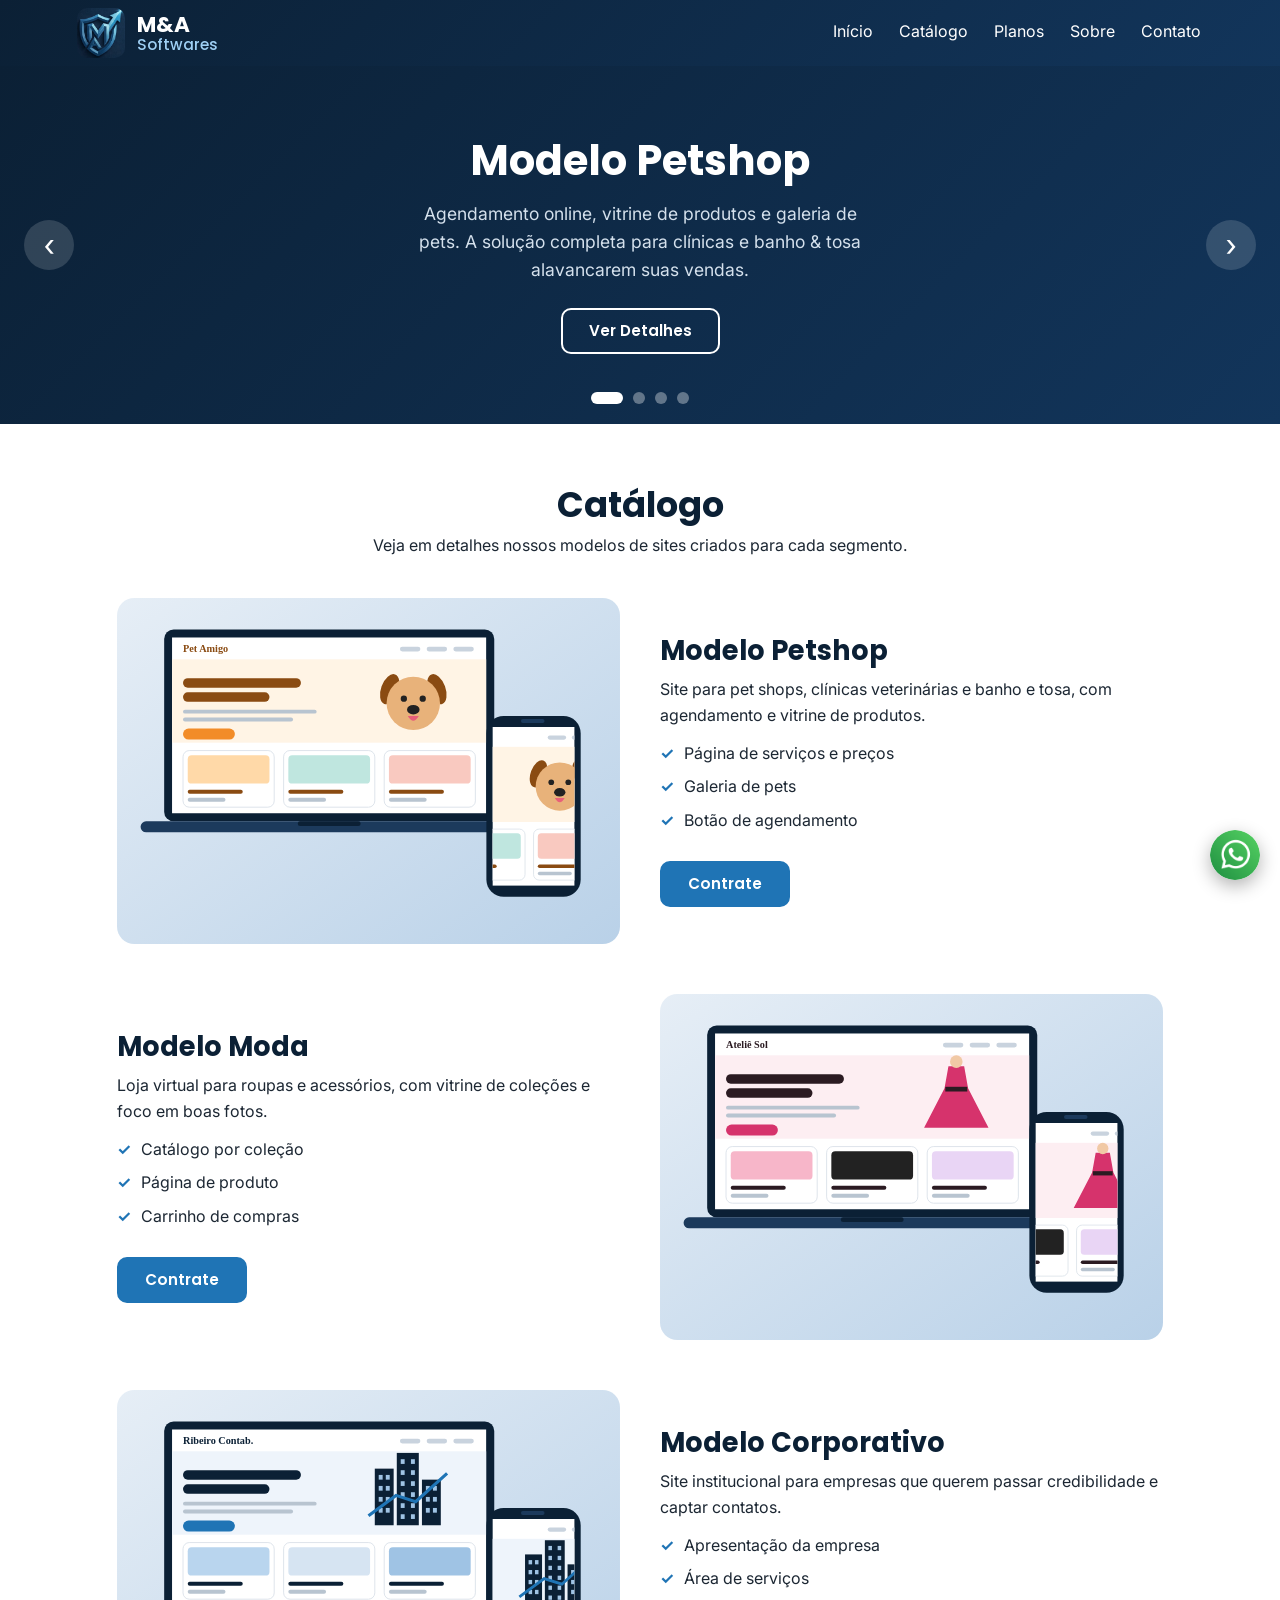
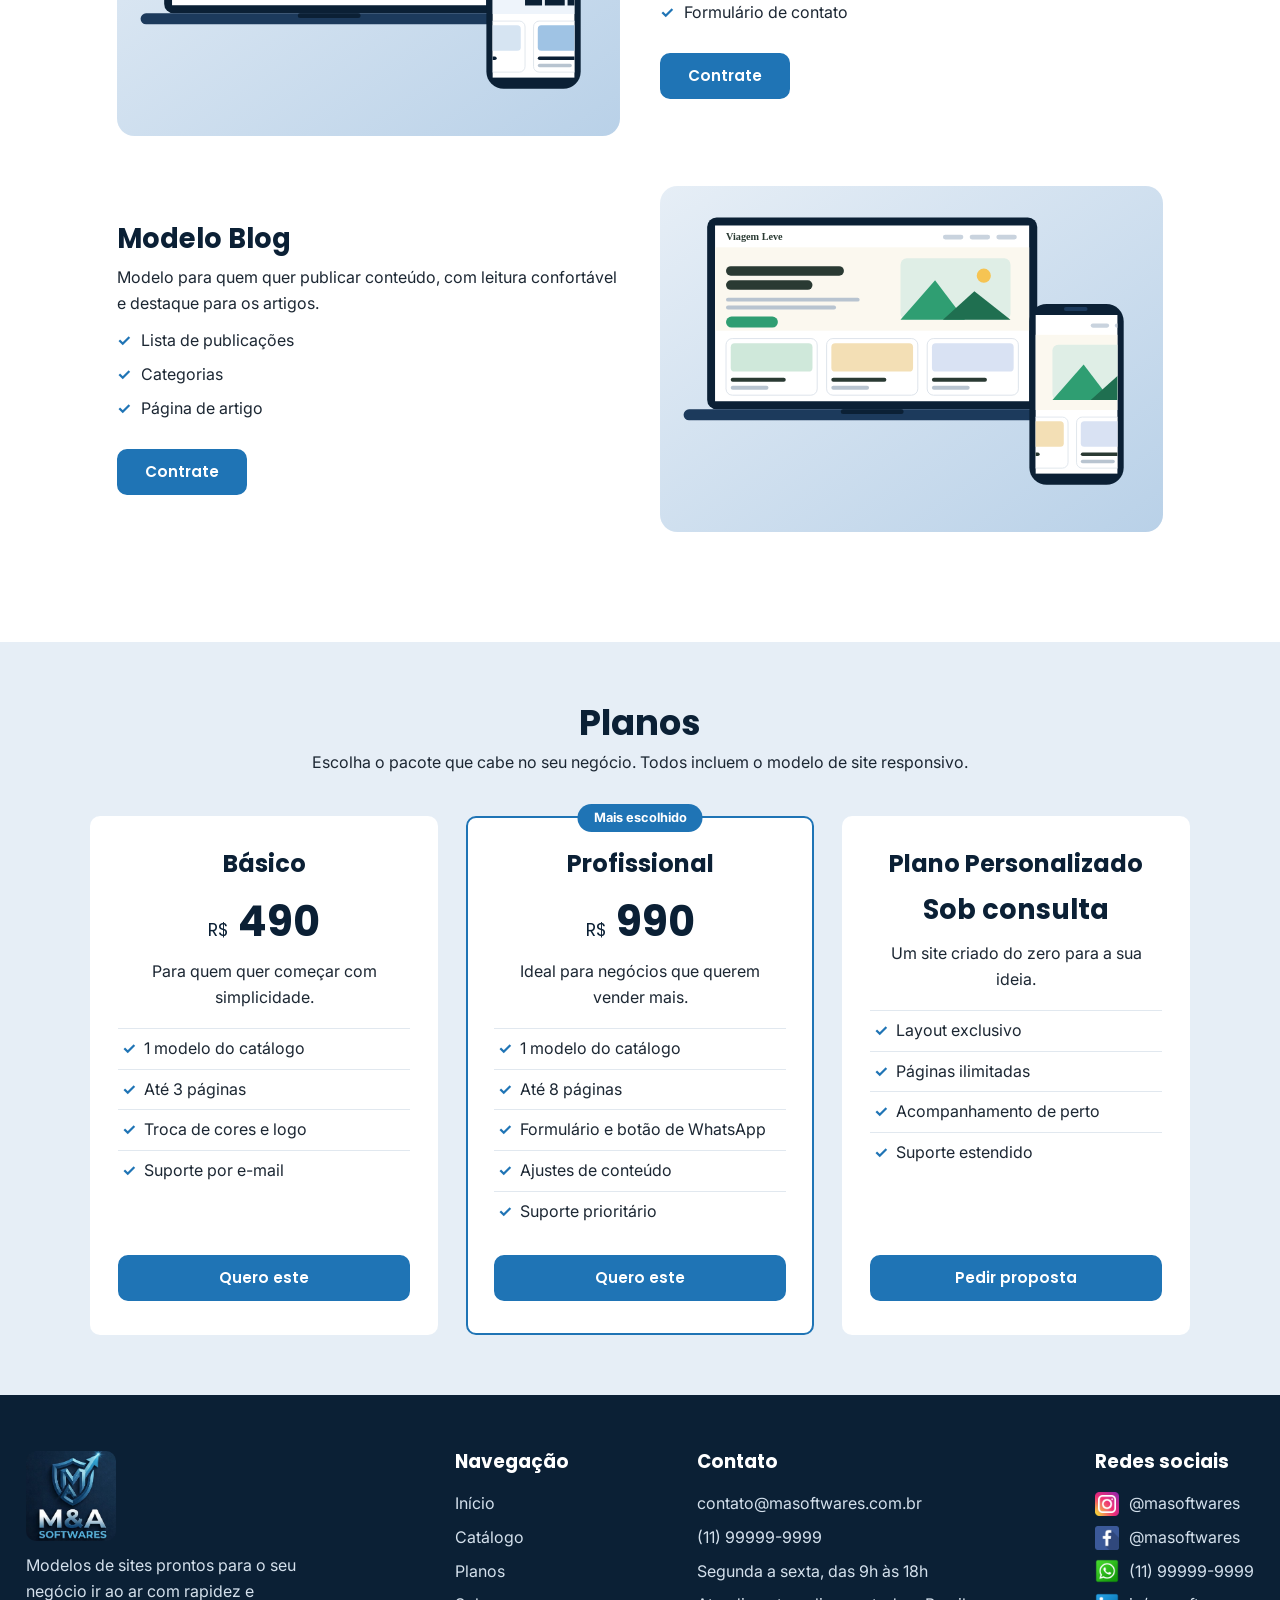
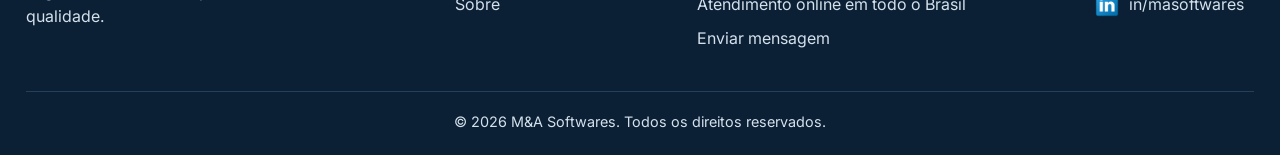
<file: index.html>
<!DOCTYPE html>
<html lang="pt-BR">
<head>
  <meta charset="UTF-8">
  <meta name="viewport" content="width=device-width, initial-scale=1.0">
  <title>M&amp;A Softwares | Modelos de sites prontos</title>
  <link rel="icon" href="img/logo M&A.jpeg" type="image/x-icon">
  <link rel="preconnect" href="https://fonts.googleapis.com">
  <link rel="preconnect" href="https://fonts.gstatic.com" crossorigin>
  <link href="https://fonts.googleapis.com/css2?family=Inter:wght@400;500;600&family=Poppins:wght@500;600;700&display=swap" rel="stylesheet">
  <link rel="stylesheet" href="style.css">
</head>
<body>

  <header class="topo">
    <a href="index.html" class="logo"><img src="img/brasao.jpg" width="48" height="50" alt=""><span class="logo-nome">M&amp;A <small>Softwares</small></span></a>

    <input type="checkbox" id="menu-toggle" class="menu-toggle">
    <label for="menu-toggle" class="menu-botao" aria-label="Abrir menu">
      <span></span><span></span><span></span>
    </label>

    <nav class="menu">
      <a href="index.html">Início</a>
      <a href="index.html#catalogo">Catálogo</a>
      <a href="index.html#planos">Planos</a>
      <a href="sobre.html">Sobre</a>
      <a href="contato.html">Contato</a>
    </nav>
  </header>

  <main>
    <!-- 1. CARROSSEL ESPALHADO NA TELA -->
    <section id="inicio" class="secao-carrossel-topo">
      <div class="carrossel" aria-label="Galeria de modelos de sites">
        <input type="radio" name="carrossel" id="slide1" checked aria-label="Modelo Petshop">
        <input type="radio" name="carrossel" id="slide2" aria-label="Modelo Moda">
        <input type="radio" name="carrossel" id="slide3" aria-label="Modelo Corporativo">
        <input type="radio" name="carrossel" id="slide4" aria-label="Modelo Blog">
        <div class="janela">
          <div class="slides">
            
            <!-- Slide 1 -->
            <figure class="slide">
              <div class="slide-conteudo">
                <h3>Modelo Petshop</h3>
                <p>Agendamento online, vitrine de produtos e galeria de pets. A solução completa para clínicas e banho &amp; tosa alavancarem suas vendas.</p>
                <div class="botoes">
                  <a href="#catalogo" class="botao botao-claro-contorno">Ver Detalhes</a>
                </div>
              </div>

              <label for="slide4" class="seta anterior" aria-label="Modelo anterior">&#8249;</label>
              <label for="slide2" class="seta proxima" aria-label="Próximo modelo">&#8250;</label>
            </figure>

            <!-- Slide 2 -->
            <figure class="slide">
              <div class="slide-conteudo">
                <h3>Modelo Moda</h3>
                <p>Vitrine de coleções, página de produto completa e foco visual em fotos de alta qualidade. Desenvolvido sob medida para destacar seu catálogo.</p>
                <div class="botoes">
                  <a href="#catalogo" class="botao botao-claro-contorno">Ver Detalhes</a>
                </div>
              </div>

              <label for="slide1" class="seta anterior" aria-label="Modelo anterior">&#8249;</label>
              <label for="slide3" class="seta proxima" aria-label="Próximo modelo">&#8250;</label>
            </figure>

            <!-- Slide 3 -->
            <figure class="slide">
              <div class="slide-conteudo">
                <h3>Modelo Corporativo</h3>
                <p>Transmita credibilidade e autoridade no mercado. Estrutura profissional otimizada para atrair parceiros e novos contatos comerciais.</p>
                <div class="botoes">
                  <a href="#catalogo" class="botao botao-claro-contorno">Ver Detalhes</a>
                </div>
              </div>

              <label for="slide2" class="seta anterior" aria-label="Modelo anterior">&#8249;</label>
              <label for="slide4" class="seta proxima" aria-label="Próximo modelo">&#8250;</label>
            </figure>

            <!-- Slide 4 -->
            <figure class="slide">
              <div class="slide-conteudo">
                <h3>Modelo Blog</h3>
                <p>Layout limpo e focado na leitura, com publicação de artigos organizados por temas e otimização total para smartphones.</p>
                <div class="botoes">
                  <a href="#catalogo" class="botao botao-claro-contorno">Ver Detalhes</a>
                </div>
              </div>

              <label for="slide3" class="seta anterior" aria-label="Modelo anterior">&#8249;</label>
              <label for="slide1" class="seta proxima" aria-label="Próximo modelo">&#8250;</label>
            </figure>

          </div>
        </div>
        <div class="pontos">
          <label for="slide1" aria-hidden="true"></label>
          <label for="slide2" aria-hidden="true"></label>
          <label for="slide3" aria-hidden="true"></label>
          <label for="slide4" aria-hidden="true"></label>
        </div>
      </div>
    </section>

    <!-- 2. CATÁLOGO -->
    <section id="catalogo" class="secao">
      <h2>Catálogo</h2>
      <p class="intro">Veja em detalhes nossos modelos de sites criados para cada segmento.</p>

      <article class="item">
        <img class="imagem" src="img/modelo-petshop.svg" width="640" height="440" alt="Modelo Petshop em notebook e celular">
        <div class="item-info">
          <h3>Modelo Petshop</h3>
          <p>Site para pet shops, clínicas veterinárias e banho e tosa, com agendamento e vitrine de produtos.</p>
          <ul>
            <li>Página de serviços e preços</li>
            <li>Galeria de pets</li>
            <li>Botão de agendamento</li>
          </ul>
          <a href="contato.html" class="botao">Contrate</a>
        </div>
      </article>

      <article class="item invertido">
        <img class="imagem" src="img/modelo-moda.svg" width="640" height="440" alt="Modelo Moda em notebook e celular">
        <div class="item-info">
          <h3>Modelo Moda</h3>
          <p>Loja virtual para roupas e acessórios, com vitrine de coleções e foco em boas fotos.</p>
          <ul>
            <li>Catálogo por coleção</li>
            <li>Página de produto</li>
            <li>Carrinho de compras</li>
          </ul>
          <a href="contato.html" class="botao">Contrate</a>
        </div>
      </article>

      <article class="item">
        <img class="imagem" src="img/modelo-corporativo.svg" width="640" height="440" alt="Modelo Corporativo em notebook e celular">
        <div class="item-info">
          <h3>Modelo Corporativo</h3>
          <p>Site institucional para empresas que querem passar credibilidade e captar contatos.</p>
          <ul>
            <li>Apresentação da empresa</li>
            <li>Área de serviços</li>
            <li>Formulário de contato</li>
          </ul>
          <a href="contato.html" class="botao">Contrate</a>
        </div>
      </article>

      <article class="item invertido">
        <img class="imagem" src="img/modelo-blog.svg" width="640" height="440" alt="Modelo Blog em notebook e celular">
        <div class="item-info">
          <h3>Modelo Blog</h3>
          <p>Modelo para quem quer publicar conteúdo, com leitura confortável e destaque para os artigos.</p>
          <ul>
            <li>Lista de publicações</li>
            <li>Categorias</li>
            <li>Página de artigo</li>
          </ul>
          <a href="contato.html" class="botao">Contrate</a>
        </div>
      </article>
    </section>

    <!-- 3. PLANOS -->
    <section id="planos" class="secao secao-clara">
      <h2>Planos</h2>
      <p class="intro">Escolha o pacote que cabe no seu negócio. Todos incluem o modelo de site responsivo.</p>
      <div class="planos">
        <article class="plano">
          <h3>Básico</h3>
          <p class="preco"><span>R$</span> 490</p>
          <p class="plano-desc">Para quem quer começar com simplicidade.</p>
          <ul>
            <li>1 modelo do catálogo</li>
            <li>Até 3 páginas</li>
            <li>Troca de cores e logo</li>
            <li>Suporte por e-mail</li>
          </ul>
          <a href="contato.html" class="botao botao-bloco">Quero este</a>
        </article>

        <article class="plano destaque">
          <p class="selo">Mais escolhido</p>
          <h3>Profissional</h3>
          <p class="preco"><span>R$</span> 990</p>
          <p class="plano-desc">Ideal para negócios que querem vender mais.</p>
          <ul>
            <li>1 modelo do catálogo</li>
            <li>Até 8 páginas</li>
            <li>Formulário e botão de WhatsApp</li>
            <li>Ajustes de conteúdo</li>
            <li>Suporte prioritário</li>
          </ul>
          <a href="contato.html" class="botao botao-bloco">Quero este</a>
        </article>

        <article class="plano">
          <h3>Plano Personalizado</h3>
          <p class="preco preco-sob">Sob consulta</p>
          <p class="plano-desc">Um site criado do zero para a sua ideia.</p>
          <ul>
            <li>Layout exclusivo</li>
            <li>Páginas ilimitadas</li>
            <li>Acompanhamento de perto</li>
            <li>Suporte estendido</li>
          </ul>
          <a href="contato.html" class="botao botao-bloco">Pedir proposta</a>
        </article>
      </div>
    </section>

  </main>

  <footer class="rodape">
    <div class="rodape-colunas">
      <div class="rodape-col">
        <img class="rodape-logo" src="img/logo.jpg" width="90" height="90" alt="M&amp;A Softwares">
        <p>Modelos de sites prontos para o seu negócio ir ao ar com rapidez e qualidade.</p>
      </div>

      <nav class="rodape-col" aria-label="Navegação do rodapé">
        <h4>Navegação</h4>
        <ul>
          <li><a href="index.html">Início</a></li>
          <li><a href="index.html#catalogo">Catálogo</a></li>
          <li><a href="index.html#planos">Planos</a></li>
          <li><a href="sobre.html">Sobre</a></li>
        </ul>
      </nav>

      <div class="rodape-col">
        <h4>Contato</h4>
        <ul>
          <li><a href="mailto:contato@masoftwares.com.br">contato@masoftwares.com.br</a></li>
          <li><a href="tel:+5511999999999">(11) 99999-9999</a></li>
          <li>Segunda a sexta, das 9h às 18h</li>
          <li>Atendimento online em todo o Brasil</li>
          <li><a href="contato.html">Enviar mensagem</a></li>
        </ul>
      </div>

      <div class="rodape-col">
        <h4>Redes sociais</h4>
        <ul class="redes">
          <li><a href="https://www.instagram.com/" target="_blank" rel="noopener"><img src="img/instagram.webp" width="32" height="32" alt="">@masoftwares</a></li>
          <li><a href="https://www.facebook.com/" target="_blank" rel="noopener"><img src="img/facebook.webp" width="32" height="32" alt="">@masoftwares</a></li>
          <li><a href="https://www.whatsapp.com/" target="_blank" rel="noopener"><img src="img/whatsapp.webp" width="32" height="32" alt="">(11) 99999-9999</a></li>
          <li><a href="https://www.linkedin.com/" target="_blank" rel="noopener"><img src="img/linkedin.webp" width="32" height="32" alt="">in/masoftwares</a></li>
        </ul>
      </div>
    </div>
    <p class="rodape-copy">&copy; 2026 M&amp;A Softwares. Todos os direitos reservados.</p>
  </footer>

  <a class="whatsapp-flutuante" href="https://wa.me/5511999999999?text=Ol%C3%A1!%20Vim%20pelo%20site%20da%20M%26A%20Softwares." target="_blank" rel="noopener" aria-label="Falar pelo WhatsApp"><img src="img/whatsapp.png" alt="WhatsApp"></a>

  <script src="script.js"></script>
</body>
</html>
</file>
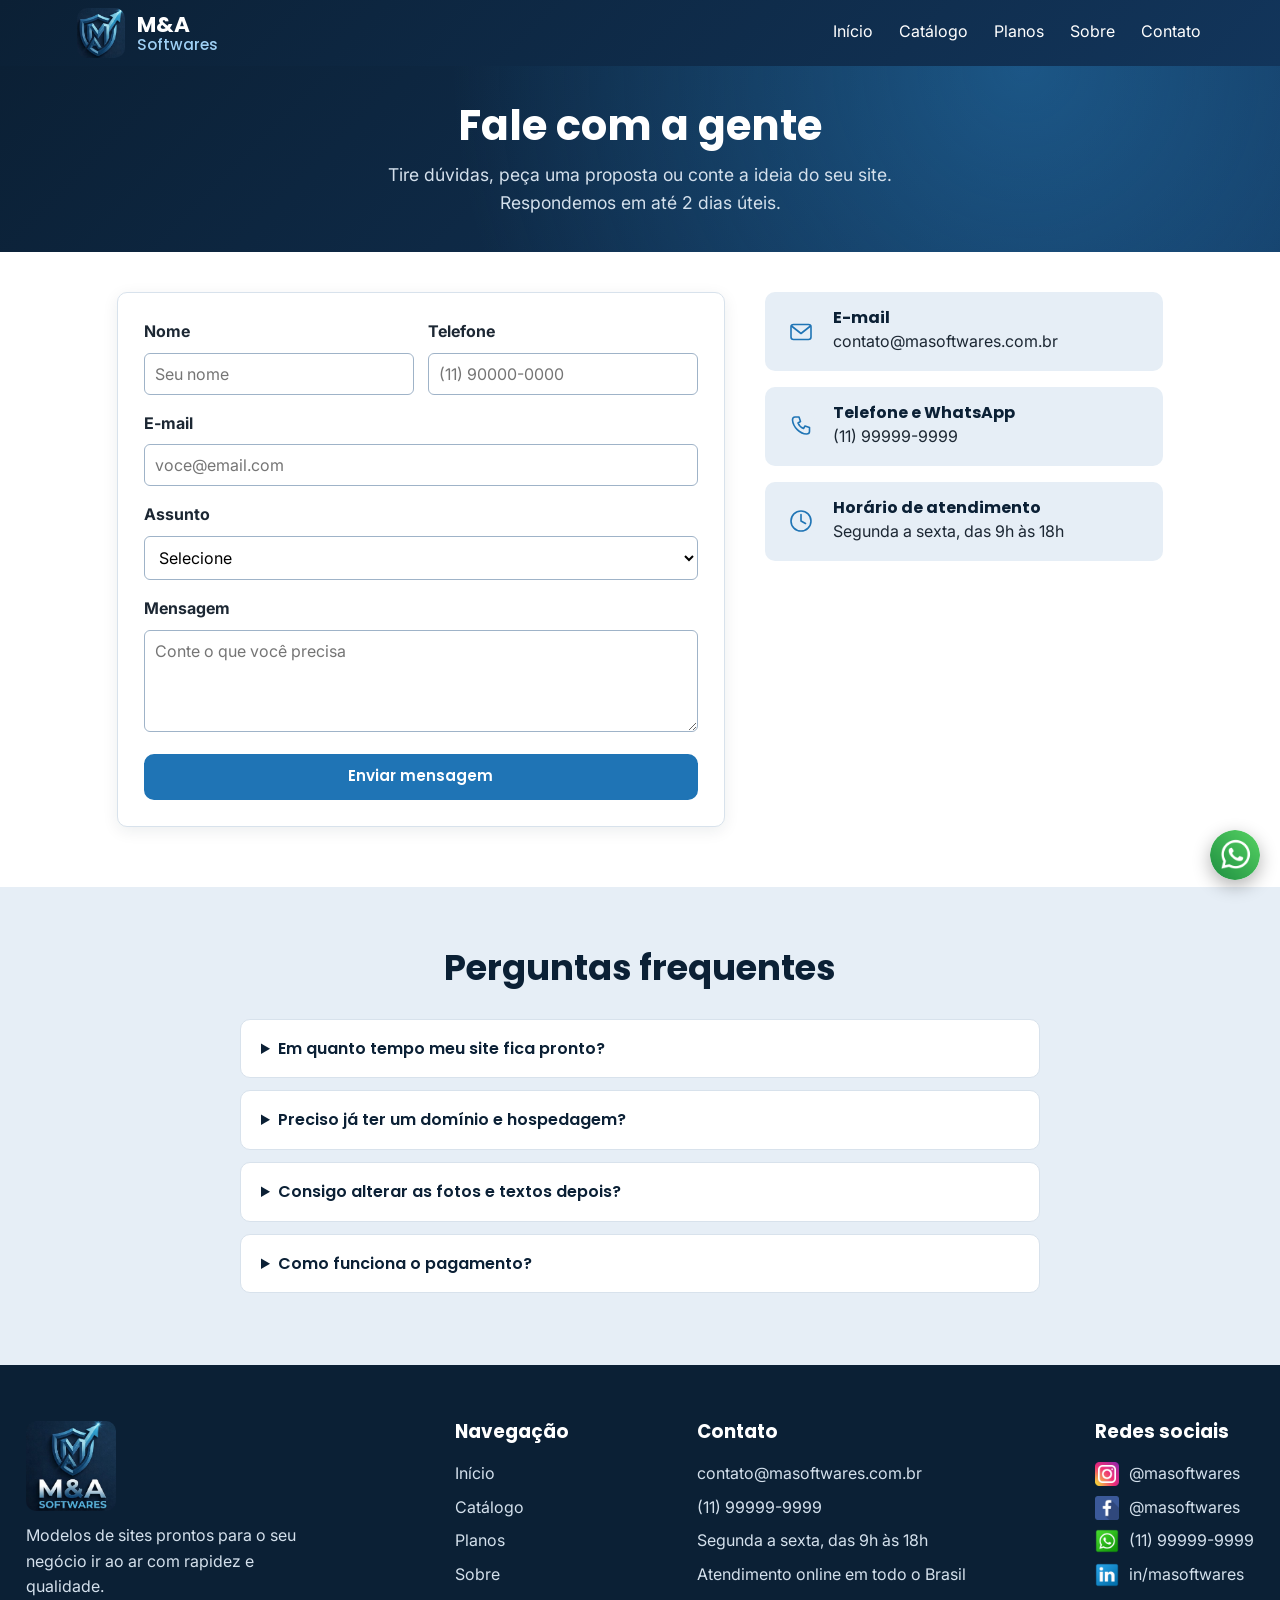
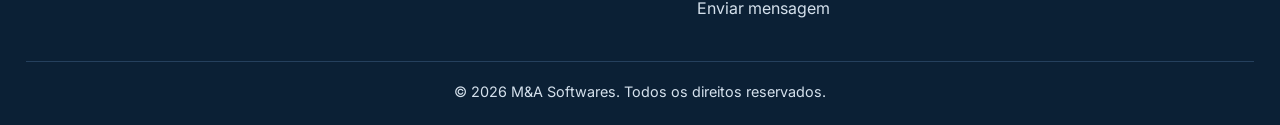
<file: contato.html>
<!DOCTYPE html>
<html lang="pt-BR">
<head>
  <meta charset="UTF-8">
  <meta name="viewport" content="width=device-width, initial-scale=1.0">
  <title>Contato | M&amp;A Softwares</title>
  <link rel="icon" href="img/logo M&A.jpeg" type="image/x-icon">
  <link rel="preconnect" href="https://fonts.googleapis.com">
  <link rel="preconnect" href="https://fonts.gstatic.com" crossorigin>
  <link href="https://fonts.googleapis.com/css2?family=Inter:wght@400;500;600&family=Poppins:wght@500;600;700&display=swap" rel="stylesheet">
  <link rel="stylesheet" href="style.css">
</head>
<body>

  <header class="topo">
    <a href="index.html" class="logo"><img src="img/brasao.jpg" width="48" height="50" alt=""><span class="logo-nome">M&amp;A <small>Softwares</small></span></a>

    <input type="checkbox" id="menu-toggle" class="menu-toggle">
    <label for="menu-toggle" class="menu-botao" aria-label="Abrir menu">
      <span></span><span></span><span></span>
    </label>

    <nav class="menu">
      <a href="index.html">Início</a>
      <a href="index.html#catalogo">Catálogo</a>
      <a href="index.html#planos">Planos</a>
      <a href="sobre.html">Sobre</a>
      <a href="contato.html">Contato</a>
    </nav>
  </header>

  <main>
    <!-- Cabeçalho reduzido da página de contato -->
    <section class="cabecalho-pagina cabecalho-contato">
      <h1>Fale com a gente</h1>
      <p>Tire dúvidas, peça uma proposta ou conte a ideia do seu site. Respondemos em até 2 dias úteis.</p>
    </section>

    <section class="secao secao-contato-ajustada">
      <div class="contato-grade">
    
        <!-- Formulário agora na esquerda -->
        <form class="formulario" action="#" method="post">
          <div class="dupla">
            <div>
              <label for="nome">Nome</label>
              <input type="text" id="nome" name="nome" placeholder="Seu nome" required>
            </div>
            <div>
              <label for="telefone">Telefone</label>
              <input type="tel" id="telefone" name="telefone" placeholder="(11) 90000-0000">
            </div>
          </div>

          <label for="email">E-mail</label>
          <input type="email" id="email" name="email" placeholder="voce@email.com" required>

          <label for="assunto">Assunto</label>
          <select id="assunto" name="assunto">
            <option value="">Selecione</option>
            <option value="duvida">Dúvida sobre modelos</option>
            <option value="orcamento">Orçamento personalizado</option>
            <option value="suporte">Suporte técnico</option>
            <option value="outro">Outro assunto</option>
          </select>

          <label for="mensagem">Mensagem</label>
          <textarea id="mensagem" name="mensagem" rows="4" placeholder="Conte o que você precisa" required></textarea>

          <button type="submit" class="botao">Enviar mensagem</button>
        </form>

        <!-- Canais de contato agora na direita -->
        <div class="canais">
          <div class="canal">
            <img src="img/icon-email.svg" width="32" height="32" alt="E-mail">
            <div>
              <h3>E-mail</h3>
              <a href="mailto:contato@masoftwares.com.br">contato@masoftwares.com.br</a>
            </div>
          </div>

          <div class="canal">
            <img src="img/icon-telefone.svg" width="32" height="32" alt="Telefone">
            <div>
              <h3>Telefone e WhatsApp</h3>
              <a href="tel:+5511999999999">(11) 99999-9999</a>
            </div>
          </div>

          <div class="canal">
            <img src="img/icon-relogio.svg" width="32" height="32" alt="Horário">
            <div>
              <h3>Horário de atendimento</h3>
              <p>Segunda a sexta, das 9h às 18h</p>
            </div>
          </div>
        </div>
      </div>
    </section>

    <!-- Seção de Perguntas Frequentes (FAQ) -->
    <section class="secao secao-clara">
      <h2>Perguntas frequentes</h2>
      <div class="faq">
        <details>
          <summary>Em quanto tempo meu site fica pronto?</summary>
          <p>Após o envio das suas informações e imagens, personalizamos e entregamos o site pronto em até 5 dias úteis.</p>
        </details>

        <details>
          <summary>Preciso já ter um domínio e hospedagem?</summary>
          <p>Não se preocupe! Nós ajudamos você a registrar o domínio (.com.br) e configuramos toda a hospedagem nos planos que incluem esse suporte.</p>
        </details>

        <details>
          <summary>Consigo alterar as fotos e textos depois?</summary>
          <p>Sim! Os sites são desenvolvidos para que você possa atualizar textos, imagens e contatos sempre que precisar.</p>
        </details>

        <details>
          <summary>Como funciona o pagamento?</summary>
          <p>Trabalhamos com pagamento via PIX ou cartão de crédito. Entre em contato para conhecer as condições de parcelamento.</p>
        </details>
      </div>
    </section>
  </main>

  <footer class="rodape">
    <div class="rodape-colunas">
      <div class="rodape-col">
        <img class="rodape-logo" src="img/logo.jpg" width="90" height="90" alt="M&amp;A Softwares">
        <p>Modelos de sites prontos para o seu negócio ir ao ar com rapidez e qualidade.</p>
      </div>

      <nav class="rodape-col" aria-label="Navegação do rodapé">
        <h4>Navegação</h4>
        <ul>
          <li><a href="index.html">Início</a></li>
          <li><a href="index.html#catalogo">Catálogo</a></li>
          <li><a href="index.html#planos">Planos</a></li>
          <li><a href="sobre.html">Sobre</a></li>
        </ul>
      </nav>

      <div class="rodape-col">
        <h4>Contato</h4>
        <ul>
          <li><a href="mailto:contato@masoftwares.com.br">contato@masoftwares.com.br</a></li>
          <li><a href="tel:+5511999999999">(11) 99999-9999</a></li>
          <li>Segunda a sexta, das 9h às 18h</li>
          <li>Atendimento online em todo o Brasil</li>
          <li><a href="contato.html">Enviar mensagem</a></li>
        </ul>
      </div>

      <div class="rodape-col">
        <h4>Redes sociais</h4>
        <ul class="redes">
          <li><a href="https://www.instagram.com/" target="_blank" rel="noopener"><img src="img/instagram.webp" width="32" height="32" alt="">@masoftwares</a></li>
          <li><a href="https://www.facebook.com/" target="_blank" rel="noopener"><img src="img/facebook.webp" width="32" height="32" alt="">@masoftwares</a></li>
          <li><a href="https://www.whatsapp.com/" target="_blank" rel="noopener"><img src="img/whatsapp.webp" width="32" height="32" alt="">(11) 99999-9999</a></li>
          <li><a href="https://www.linkedin.com/" target="_blank" rel="noopener"><img src="img/linkedin.webp" width="32" height="32" alt="">in/masoftwares</a></li>
        </ul>
      </div>
    </div>
    <p class="rodape-copy">&copy; 2026 M&amp;A Softwares. Todos os direitos reservados.</p>
  </footer>

  <a class="whatsapp-flutuante" href="https://wa.me/5511999999999?text=Ol%C3%A1!%20Vim%20pelo%20site%20da%20M%26A%20Softwares." target="_blank" rel="noopener" aria-label="Falar pelo WhatsApp"><img src="img/whatsapp.png" alt=""></a>

</body>
</html>
</file>
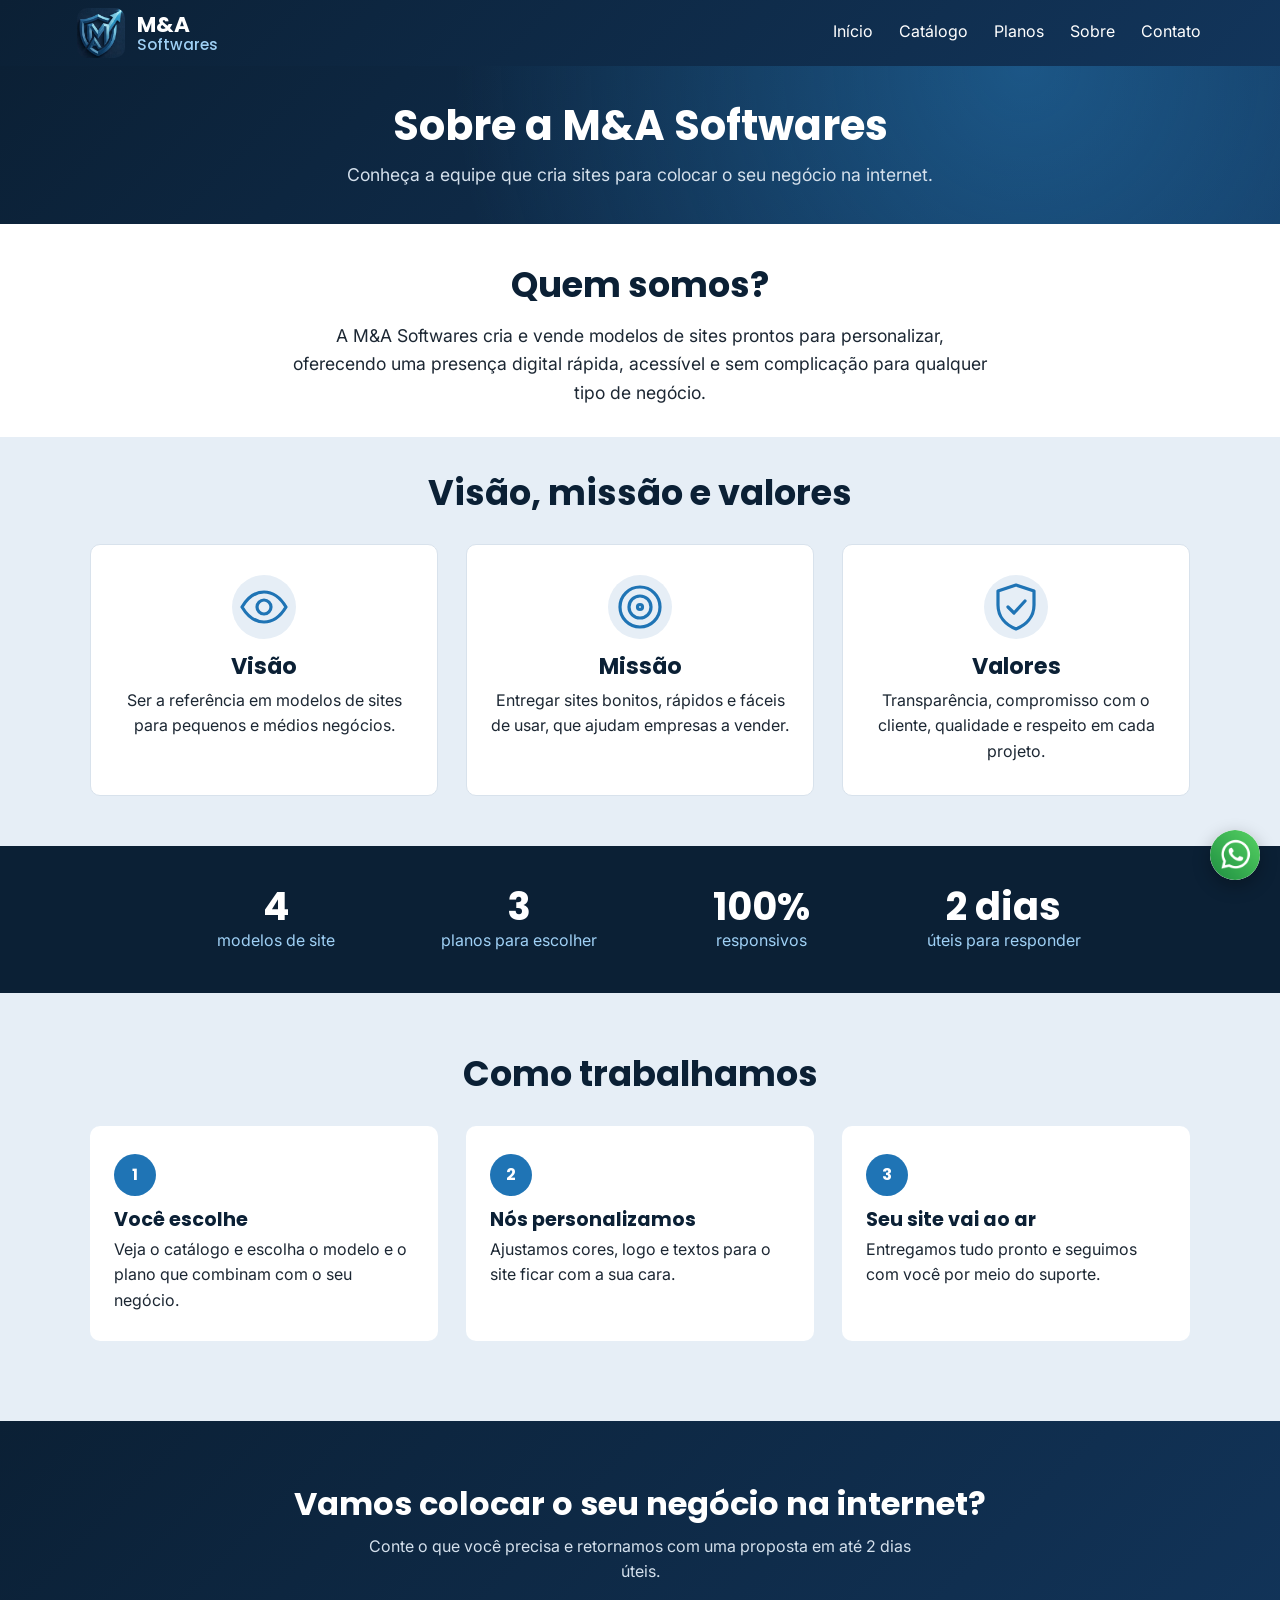
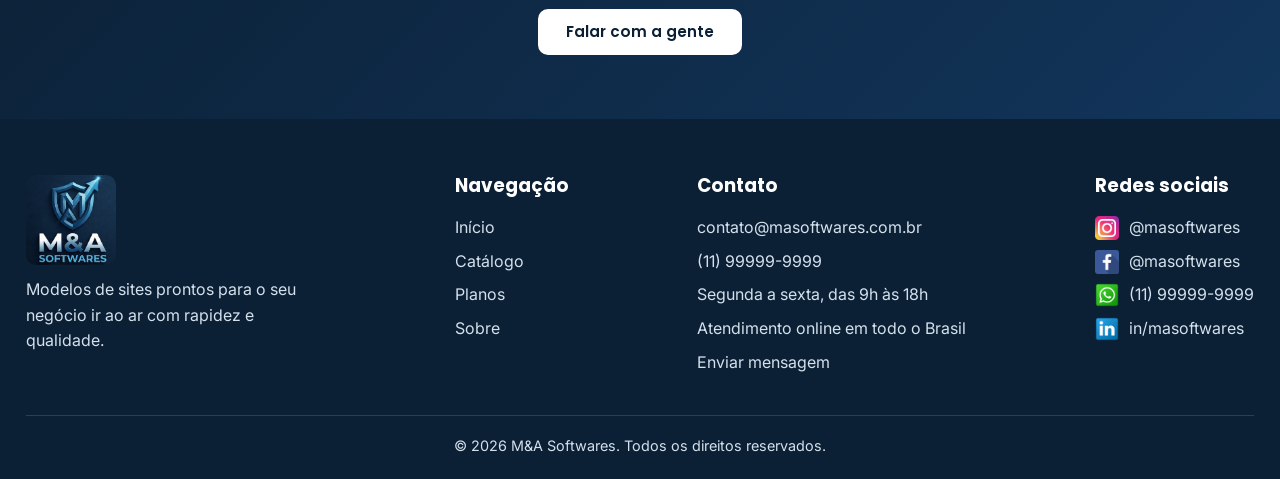
<file: sobre.html>
<!DOCTYPE html>
<html lang="pt-BR">
<head>
  <meta charset="UTF-8">
  <meta name="viewport" content="width=device-width, initial-scale=1.0">
  <title>Sobre | M&amp;A Softwares</title>
  <link rel="icon" href="img/logo M&A.jpeg" type="image/x-icon">
  <link rel="preconnect" href="https://fonts.googleapis.com">
  <link rel="preconnect" href="https://fonts.gstatic.com" crossorigin>
  <link href="https://fonts.googleapis.com/css2?family=Inter:wght@400;500;600&family=Poppins:wght@500;600;700&display=swap" rel="stylesheet">
  <link rel="stylesheet" href="style.css">
</head>
<body>

  <header class="topo">
    <a href="index.html" class="logo"><img src="img/brasao.jpg" width="48" height="50" alt=""><span class="logo-nome">M&amp;A <small>Softwares</small></span></a>

    <input type="checkbox" id="menu-toggle" class="menu-toggle">
    <label for="menu-toggle" class="menu-botao" aria-label="Abrir menu">
      <span></span><span></span><span></span>
    </label>

    <nav class="menu">
      <a href="index.html">Início</a>
      <a href="index.html#catalogo">Catálogo</a>
      <a href="index.html#planos">Planos</a>
      <a href="sobre.html">Sobre</a>
      <a href="contato.html">Contato</a>
    </nav>
  </header>

  <main>
    <section class="cabecalho-pagina cabecalho-sobre">
      <h1>Sobre a M&amp;A Softwares</h1>
      <p>Conheça a equipe que cria sites para colocar o seu negócio na internet.</p>
    </section>

    <!-- Seção Quem Somos com espaçamento reduzido -->
    <section class="secao secao-quem-somos">
      <div class="quem quem-resumido">
        <h2>Quem somos?</h2>
        <p>A M&amp;A Softwares cria e vende modelos de sites prontos para personalizar, oferecendo uma presença digital rápida, acessível e sem complicação para qualquer tipo de negócio.</p>
      </div>
    </section>

    <!-- Visão, Missão e Valores com fundo azul claro e classe para ajustar o topo -->
    <section class="secao secao-clara secao-vmv">
      <h2>Visão, missão e valores</h2>
      <div class="grade">
        <div class="cartao-icone">
          <img src="img/icon-visao.svg" width="64" height="64" alt="">
          <h3>Visão</h3>
          <p>Ser a referência em modelos de sites para pequenos e médios negócios.</p>
        </div>
        <div class="cartao-icone">
          <img src="img/icon-missao.svg" width="64" height="64" alt="">
          <h3>Missão</h3>
          <p>Entregar sites bonitos, rápidos e fáceis de usar, que ajudam empresas a vender.</p>
        </div>
        <div class="cartao-icone">
          <img src="img/icon-valores.svg" width="64" height="64" alt="">
          <h3>Valores</h3>
          <p>Transparência, compromisso com o cliente, qualidade e respeito em cada projeto.</p>
        </div>
      </div>
    </section>

    <!-- Secção de números -->
    <section class="numeros" aria-label="A M&amp;A em números">
      <ul>
        <li><strong>4</strong><span>modelos de site</span></li>
        <li><strong>3</strong><span>planos para escolher</span></li>
        <li><strong>100%</strong><span>responsivos</span></li>
        <li><strong>2 dias</strong><span>úteis para responder</span></li>
      </ul>
    </section>

    <section class="secao secao-clara">
      <h2>Como trabalhamos</h2>
      <ol class="passos">
        <li><h3>Você escolhe</h3><p>Veja o catálogo e escolha o modelo e o plano que combinam com o seu negócio.</p></li>
        <li><h3>Nós personalizamos</h3><p>Ajustamos cores, logo e textos para o site ficar com a sua cara.</p></li>
        <li><h3>Seu site vai ao ar</h3><p>Entregamos tudo pronto e seguimos com você por meio do suporte.</p></li>
      </ol>
    </section>

    <section class="chamada">
      <h2>Vamos colocar o seu negócio na internet?</h2>
      <p>Conte o que você precisa e retornamos com uma proposta em até 2 dias úteis.</p>
      <a href="contato.html" class="botao botao-claro">Falar com a gente</a>
    </section>
  </main>

  <footer class="rodape">
    <div class="rodape-colunas">
      <div class="rodape-col">
        <img class="rodape-logo" src="img/logo.jpg" width="90" height="90" alt="M&amp;A Softwares">
        <p>Modelos de sites prontos para o seu negócio ir ao ar com rapidez e qualidade.</p>
      </div>

      <nav class="rodape-col" aria-label="Navegação do rodapé">
        <h4>Navegação</h4>
        <ul>
          <li><a href="index.html">Início</a></li>
          <li><a href="index.html#catalogo">Catálogo</a></li>
          <li><a href="index.html#planos">Planos</a></li>
          <li><a href="sobre.html">Sobre</a></li>
        </ul>
      </nav>

      <div class="rodape-col">
        <h4>Contato</h4>
        <ul>
          <li><a href="mailto:contato@masoftwares.com.br">contato@masoftwares.com.br</a></li>
          <li><a href="tel:+5511999999999">(11) 99999-9999</a></li>
          <li>Segunda a sexta, das 9h às 18h</li>
          <li>Atendimento online em todo o Brasil</li>
          <li><a href="contato.html">Enviar mensagem</a></li>
        </ul>
      </div>

      <div class="rodape-col">
        <h4>Redes sociais</h4>
        <ul class="redes">
          <li><a href="https://www.instagram.com/" target="_blank" rel="noopener"><img src="img/instagram.webp" width="32" height="32" alt="">@masoftwares</a></li>
          <li><a href="https://www.facebook.com/" target="_blank" rel="noopener"><img src="img/facebook.webp" width="32" height="32" alt="">@masoftwares</a></li>
          <li><a href="https://www.whatsapp.com/" target="_blank" rel="noopener"><img src="img/whatsapp.webp" width="32" height="32" alt="">(11) 99999-9999</a></li>
          <li><a href="https://www.linkedin.com/" target="_blank" rel="noopener"><img src="img/linkedin.webp" width="32" height="32" alt="">in/masoftwares</a></li>
        </ul>
      </div>
    </div>
    <p class="rodape-copy">&copy; 2026 M&amp;A Softwares. Todos os direitos reservados.</p>
  </footer>

  <a class="whatsapp-flutuante" href="https://wa.me/5511999999999?text=Ol%C3%A1!%20Vim%20pelo%20site%20da%20M%26A%20Softwares." target="_blank" rel="noopener" aria-label="Falar pelo WhatsApp"><img src="img/whatsapp.png" alt=""></a>

</body>
</html>
</file>
<file: style.css>
/* ===== Variáveis e Base ===== */
:root {
  --fonte-titulo: "Poppins", "Segoe UI", Arial, sans-serif;
  --fonte-texto: "Inter", "Segoe UI", Arial, sans-serif;
  --azul: #0b2035;
  --azul-claro: #e6eef6;
  --verde: #1f74b5;
  --verde-hover: #175b92;
  --texto: #1c2733;
  --branco: #ffffff;
  --raio: 10px;
}

*,
*::before,
*::after { 
  box-sizing: border-box; 
  margin: 0; 
  padding: 0; 
}

html { 
  scroll-behavior: smooth;
  font-size: 16px;
  -webkit-text-size-adjust: 100%;
}

body {
  font-family: var(--fonte-texto);
  color: var(--texto);
  background: var(--branco);
  line-height: 1.6;
  overflow-x: hidden;
  text-rendering: optimizeLegibility;
  -webkit-font-smoothing: antialiased;
}

img,
picture,
video,
canvas,
svg { 
  max-width: 100%; 
  display: block;
}

a { 
  color: inherit; 
  text-decoration: none; 
}

ul, ol { 
  padding-left: 20px; 
  margin-bottom: 20px; 
}

h1, h2, h3, h4, h5, h6 { 
  font-family: var(--fonte-titulo); 
  color: var(--azul); 
  line-height: 1.2; 
}

:focus-visible { 
  outline: 3px solid var(--verde); 
  outline-offset: 2px; 
}

/* ===== Cabeçalho ===== */
.topo {
  position: sticky; 
  top: 0; 
  z-index: 100;
  display: flex; 
  align-items: center; 
  justify-content: space-between;
  padding: 8px 6%;
  background: linear-gradient(135deg, #0b2035, #12355b);
  color: var(--branco);
}

.logo { 
  display: flex; 
  align-items: center; 
  gap: 12px; 
}

.logo img { 
  height: 50px; 
  width: auto; 
  border-radius: 10px; 
  display: block; 
}

.logo-nome { 
  font-family: var(--fonte-titulo); 
  font-weight: 700; 
  font-size: 1.35rem; 
  color: var(--branco); 
  line-height: 1; 
}

.logo-nome small { 
  font-size: .95rem; 
  font-weight: 500; 
  color: #9fd0f5; 
  display: block;
  margin-top: 2px;
}

.menu { 
  display: flex; 
  gap: 22px; 
  align-items: center;
}

.menu a { 
  padding: 6px 2px; 
  border-bottom: 2px solid transparent; 
  transition: border-color 0.2s ease, color 0.2s ease;
}

.menu a:hover { 
  border-bottom-color: var(--verde); 
}

.menu-toggle { 
  display: none; 
}

.menu-botao { 
  display: none; 
  cursor: pointer; 
  flex-direction: column; 
  gap: 5px; 
}

.menu-botao span { 
  width: 26px; 
  height: 3px; 
  background: var(--branco); 
  border-radius: 2px; 
}

/* ===== Elementos Comuns e Botões ===== */
.botao {
  display: inline-flex; 
  align-items: center; 
  justify-content: center; 
  gap: 8px;
  min-height: 46px; 
  padding: 11px 26px;
  background: var(--verde); 
  color: var(--branco);
  border: 2px solid var(--verde); 
  border-radius: var(--raio);
  font-family: var(--fonte-titulo); 
  font-size: .95rem; 
  font-weight: 600; 
  line-height: 1.2; 
  text-align: center;
  cursor: pointer;
  transition: background .2s, color .2s, transform .2s, box-shadow .2s;
}

.botao:hover { 
  background: var(--verde-hover); 
  border-color: var(--verde-hover); 
  transform: translateY(-2px); 
  box-shadow: 0 6px 14px rgba(11, 32, 53, .25); 
}

.botao:active { 
  transform: translateY(0); 
  box-shadow: none; 
}

.botao-contorno { 
  background: transparent; 
  color: var(--verde); 
}

.botao-contorno:hover { 
  background: var(--verde); 
  color: var(--branco); 
}

.botao-claro { 
  background: var(--branco); 
  color: var(--azul); 
  border-color: var(--branco); 
}

.botao-claro:hover { 
  background: var(--azul-claro); 
  border-color: var(--azul-claro); 
}

.botao-claro-contorno { 
  background: transparent; 
  color: var(--branco); 
  border-color: var(--branco); 
}

.botao-claro-contorno:hover { 
  background: var(--branco); 
  color: var(--azul); 
  border-color: var(--branco); 
}

.botao-bloco { 
  display: flex; 
  width: 100%; 
}

.link { 
  color: var(--verde); 
  font-weight: bold; 
}

.link:hover { 
  text-decoration: underline; 
}

/* Estrutura das Seções */
.secao { 
  padding: 60px 6%; 
  max-width: 1200px; 
  margin: 0 auto; 
  scroll-margin-top: 70px;
}

.secao-clara { 
  width: 100%;
  max-width: none; 
  background: var(--azul-claro); 
}

.secao-clara > * { 
  max-width: 1100px; 
  margin-left: auto; 
  margin-right: auto; 
}

.secao h2 { 
  font-size: 2.2rem; 
  text-align: center; 
  margin-bottom: 30px; 
}

.grade { 
  display: grid; 
  grid-template-columns: repeat(3, 1fr); 
  gap: 28px; 
}

/* ===== Cabeçalhos de Páginas Internas ===== */
.cabecalho-pagina {
  text-align: center; 
  padding: 64px 6%;
  background: radial-gradient(circle at 80% 0%, rgba(42, 134, 200, .45), transparent 55%), linear-gradient(135deg, #0b2035, #12355b);
}

.cabecalho-pagina h1 { 
  color: var(--branco); 
  font-size: 2.6rem; 
  margin-bottom: 10px; 
}

.cabecalho-pagina p { 
  color: #d4e0ec; 
  max-width: 620px; 
  margin: 0 auto; 
  font-size: 1.1rem; 
}

.cabecalho-sobre,
.cabecalho-contato {
  padding: 35px 6% !important;
}

.secao-quem-somos {
  padding-top: 40px;
  padding-bottom: 30px;
}

.secao-vmv {
  padding-top: 35px;
  padding-bottom: 50px;
}

/* ===== Hero ===== */
.hero {
  display: grid; 
  grid-template-columns: 1fr 1fr; 
  gap: 40px; 
  align-items: center;
  padding: 80px 6%;
  max-width: 1200px; 
  margin: 0 auto;
}

.hero h1 { 
  font-size: 3rem; 
  margin-bottom: 18px; 
}

.hero p { 
  font-size: 1.15rem; 
  margin-bottom: 28px; 
  max-width: 460px; 
}

.imagem { 
  display: block; 
  width: 100%; 
  height: auto; 
  border-radius: var(--raio); 
}

.banner {
  background:
    radial-gradient(circle at 85% 15%, rgba(42, 134, 200, .5), transparent 50%),
    radial-gradient(circle at 5% 95%, rgba(31, 116, 181, .35), transparent 45%),
    linear-gradient(135deg, #0b2035, #12355b);
  color: #d4e0ec;
}

.banner .hero { 
  padding-bottom: 40px; 
  grid-template-columns: .85fr 1.35fr; 
}

.banner h1 { 
  color: var(--branco); 
}

.banner .imagem-banner {
  border-radius: 0; 
  box-shadow: none;
  -webkit-mask-image: radial-gradient(ellipse 75% 75% at 50% 50%, #000 68%, transparent 100%);
  mask-image: radial-gradient(ellipse 75% 75% at 50% 50%, #000 68%, transparent 100%);
}

.etiqueta {
  display: inline-block; 
  margin-bottom: 16px; 
  padding: 5px 16px;
  border: 1px solid #3f6a93; 
  border-radius: 20px;
  font-size: .85rem; 
  font-weight: 600; 
  color: #9fd0f5; 
  background: rgba(255, 255, 255, .06);
}

.botoes { 
  display: flex; 
  flex-wrap: wrap; 
  gap: 14px; 
}

.selos {
  display: flex; 
  flex-wrap: wrap; 
  justify-content: center; 
  gap: 10px 36px;
  list-style: none; 
  padding: 0 6% 36px; 
  margin: 0;
  font-weight: 600; 
  font-size: .95rem;
}

.selos li::before { 
  content: "✓"; 
  color: #6cc3ff; 
  margin-right: 8px; 
  font-weight: bold; 
}

/* ===== Carrossel com Destaques Distribuidos ===== */
.secao-carrossel-topo {
  width: 100%;
  padding: 0;
  max-width: none;
  margin: 0;
}

.secao-carrossel-topo .carrossel {
  position: relative;
  width: 100%;
  margin: 0;
  border-radius: 0;
  overflow: hidden;
  background: linear-gradient(135deg, #0b2035, #12355b);
}

.secao-carrossel-topo .carrossel > input { 
  position: absolute; 
  opacity: 0; 
  pointer-events: none; 
}

.secao-carrossel-topo .janela { 
  overflow: hidden; 
  width: 100%; 
}

.secao-carrossel-topo .slides { 
  display: flex; 
  width: 400%; 
  transition: transform .5s ease; 
}

.secao-carrossel-topo .slide {
  position: relative; 
  width: 25%; 
  flex: none;
  display: flex;
  justify-content: center;
  align-items: center;
  padding: 70px 8%; 
  color: #d4e0ec;
  box-sizing: border-box;
}

/* Grade de 3 colunas para espalhar o conteúdo na tela */
.slide-grade {
  display: grid;
  grid-template-columns: 1fr 1.4fr 1fr;
  gap: 32px;
  align-items: center;
  max-width: 1300px;
  width: 100%;
  margin: 0 auto;
}

.secao-carrossel-topo .slide-conteudo { 
  display: flex;
  flex-direction: column; 
  align-items: center;
  text-align: center;
  width: 100%;
}

.etiqueta-slide {
  background: rgba(31, 116, 181, 0.3);
  border: 1px solid var(--verde);
  color: #9fd0f5;
  padding: 4px 14px;
  border-radius: 20px;
  font-size: 0.85rem;
  font-weight: 600;
  margin-bottom: 12px;
  text-transform: uppercase;
  letter-spacing: 0.5px;
}

.secao-carrossel-topo .slide h3 { 
  color: var(--branco); 
  font-size: 2.6rem; 
  margin-bottom: 14px; 
}

.secao-carrossel-topo .slide p { 
  margin-bottom: 24px; 
  font-size: 1.1rem; 
  line-height: 1.6; 
}

.coluna-destaque {
  display: flex;
  flex-direction: column;
  gap: 16px;
}

.coluna-destaque.esquerda { text-align: right; }
.coluna-destaque.direita { text-align: left; }

.item-destaque {
  background: rgba(255, 255, 255, 0.05);
  border: 1px solid rgba(255, 255, 255, 0.1);
  border-radius: 10px;
  padding: 16px 20px;
  transition: transform 0.2s, background 0.2s;
}

.item-destaque:hover {
  background: rgba(255, 255, 255, 0.1);
  transform: translateY(-2px);
}

.item-destaque strong {
  display: block;
  color: var(--branco);
  font-size: 1rem;
  font-family: var(--fonte-titulo);
  margin-bottom: 4px;
}

.item-destaque p {
  font-size: 0.88rem !important;
  margin-bottom: 0 !important;
  color: #b0cae3;
  line-height: 1.4 !important;
}

.secao-carrossel-topo .slide .botoes { 
  display: flex !important; 
  justify-content: center;
  width: 100%;
}

#slide1:checked ~ .janela .slides { transform: translateX(0); }
#slide2:checked ~ .janela .slides { transform: translateX(-25%); }
#slide3:checked ~ .janela .slides { transform: translateX(-50%); }
#slide4:checked ~ .janela .slides { transform: translateX(-75%); }

.secao-carrossel-topo .seta {
  position: absolute; 
  top: 50%; 
  transform: translateY(-50%);
  width: 50px; 
  height: 50px; 
  border-radius: 50%;
  display: flex; 
  align-items: center; 
  justify-content: center;
  background: rgba(255, 255, 255, .15); 
  color: var(--branco);
  font-size: 2rem; 
  line-height: 1; 
  cursor: pointer; 
  user-select: none;
  transition: background .2s, transform .2s;
  z-index: 5;
}

.secao-carrossel-topo .seta:hover { 
  background: var(--verde); 
  transform: translateY(-50%) scale(1.1); 
}

.secao-carrossel-topo .seta.anterior { left: 24px; }
.secao-carrossel-topo .seta.proxima { right: 24px; }

.secao-carrossel-topo .pontos { 
  position: absolute; 
  bottom: 20px; 
  left: 0; 
  right: 0; 
  display: flex; 
  justify-content: center; 
  gap: 10px; 
  z-index: 5; 
}

.secao-carrossel-topo .pontos label { 
  width: 12px; 
  height: 12px; 
  border-radius: 6px; 
  background: rgba(255, 255, 255, .35); 
  cursor: pointer; 
  transition: width .3s, background .3s; 
}

#slide1:checked ~ .pontos label[for="slide1"],
#slide2:checked ~ .pontos label[for="slide2"],
#slide3:checked ~ .pontos label[for="slide3"],
#slide4:checked ~ .pontos label[for="slide4"] { 
  width: 32px; 
  background: var(--branco); 
}

/* ===== Página: Catálogo ===== */
.item {
  display: grid; 
  grid-template-columns: 1fr 1fr; 
  gap: 40px; 
  align-items: center;
  margin-bottom: 50px;
}

.item.invertido .imagem { order: 2; }
.item h3 { font-size: 1.7rem; margin-bottom: 10px; }
.item p { margin-bottom: 12px; }

.item-info {
  display: flex;
  flex-direction: column;
  align-items: flex-start;
}

.item-info ul {
  list-style-type: none;
  padding-left: 0;
  margin-bottom: 20px;
}

.item-info li {
  position: relative;
  padding-left: 24px;
  margin-bottom: 8px;
}

.item-info li::before {
  content: "✓";
  position: absolute;
  left: 0;
  color: var(--verde);
  font-weight: bold;
}

/* ===== Página: Blog / Casos de Sucesso ===== */
.post { 
  background: var(--branco); 
  border-radius: var(--raio); 
  padding: 18px; 
  box-shadow: 0 4px 12px rgba(0, 0, 0, 0.05);
}

.post .imagem { margin-bottom: 14px; }
.post h3 { font-size: 1.2rem; margin-bottom: 6px; }
.post p { margin-bottom: 10px; }

.intro { text-align: center; margin: -24px auto 40px; }

.caso {
  display: grid; 
  grid-template-columns: 1fr 1fr; 
  gap: 40px; 
  align-items: center;
  background: var(--azul-claro);
  border-radius: var(--raio);
  padding: 30px;
  margin-bottom: 30px;
}

.caso.invertido .imagem { order: 2; }
.caso-info h3 { font-size: 1.5rem; margin-bottom: 4px; }
.modelo { color: var(--verde); font-weight: bold; margin-bottom: 12px; }
.caso blockquote { font-style: italic; margin-bottom: 10px; border-left: 3px solid var(--verde); padding-left: 12px; }
.autor { font-size: 0.9rem; }

/* ===== Página: Planos ===== */
#planos {
  scroll-margin-top: 60px;
}

.planos { 
  display: grid; 
  grid-template-columns: repeat(auto-fit, minmax(260px, 1fr)); 
  gap: 28px; 
  align-items: stretch; 
}

.plano {
  position: relative; 
  display: flex; 
  flex-direction: column;
  background: var(--branco); 
  border: 2px solid transparent; 
  border-radius: var(--raio);
  padding: 32px 26px; 
  text-align: center;
  transition: transform .2s, box-shadow .2s;
}

.plano:hover { 
  transform: translateY(-6px); 
  box-shadow: 0 10px 24px rgba(11, 32, 53, .15); 
}

.plano.destaque { 
  border-color: var(--verde); 
}

.selo {
  position: absolute; 
  top: -14px; 
  left: 50%; 
  transform: translateX(-50%);
  background: var(--verde); 
  color: var(--branco);
  font-size: .8rem; 
  font-weight: bold; 
  padding: 4px 16px; 
  border-radius: 20px; 
  white-space: nowrap;
}

.plano h3 { font-size: 1.5rem; }

.preco { 
  font-family: var(--fonte-titulo); 
  font-size: 2.6rem; 
  font-weight: bold; 
  color: var(--azul); 
  margin: 10px 0 4px; 
}

.preco span { font-size: 1.1rem; font-weight: normal; }
.preco-sob { font-size: 1.7rem; line-height: 3.9rem; margin: 0; }
.plano-desc { margin-bottom: 18px; }

.plano ul { 
  list-style: none; 
  padding: 0; 
  text-align: left; 
  margin-bottom: 24px; 
  flex: 1; 
}

.plano li { 
  padding: 7px 0 7px 26px; 
  border-top: 1px solid #e1e8ef; 
  position: relative; 
}

.plano li::before { 
  content: "✓"; 
  position: absolute; 
  left: 4px; 
  color: var(--verde); 
  font-weight: bold; 
}

/* ===== Página: Sobre ===== */
.quem-resumido {
  display: block !important;
  max-width: 700px;
  margin: 0 auto;
  text-align: center;
}

.quem-resumido h2 { 
  text-align: center !important; 
  margin-bottom: 16px; 
}

.quem-resumido p { 
  font-size: 1.1rem;
  line-height: 1.6;
}

.numeros { 
  background: var(--azul); 
}

.numeros ul { 
  list-style: none; 
  padding: 40px 6%; 
  margin: 0 auto; 
  max-width: 1100px; 
  display: grid; 
  grid-template-columns: repeat(auto-fit, minmax(180px, 1fr)); 
  gap: 24px; 
  text-align: center; 
}

.numeros strong { 
  display: block; 
  font-family: var(--fonte-titulo); 
  font-size: 2.4rem; 
  color: var(--branco); 
  line-height: 1.1; 
}

.numeros span { 
  color: #9fd0f5; 
}

.cartao-icone { 
  background: var(--branco); 
  border: 1px solid #d8e2ec; 
  border-radius: var(--raio); 
  padding: 30px 24px; 
  text-align: center; 
  transition: transform .2s, box-shadow .2s; 
}

.cartao-icone:hover { 
  transform: translateY(-6px); 
  box-shadow: 0 10px 24px rgba(11, 32, 53, .12); 
}

.cartao-icone img { 
  margin: 0 auto 14px; 
}

.cartao-icone h3 { 
  font-size: 1.4rem; 
  margin-bottom: 8px; 
}

.passos { 
  list-style: none; 
  padding: 0; 
  counter-reset: passo; 
  display: grid; 
  grid-template-columns: repeat(auto-fit, minmax(240px, 1fr)); 
  gap: 28px; 
}

.passos li { 
  counter-increment: passo; 
  background: var(--branco); 
  border-radius: var(--raio); 
  padding: 28px 24px; 
}

.passos li::before {
  content: counter(passo); 
  display: flex; 
  align-items: center; 
  justify-content: center;
  width: 42px; 
  height: 42px; 
  margin-bottom: 12px; 
  border-radius: 50%;
  background: var(--verde); 
  color: var(--branco); 
  font-family: var(--fonte-titulo); 
  font-weight: bold;
}

.passos h3 { 
  font-size: 1.2rem; 
  margin-bottom: 6px; 
}

.chamada { 
  text-align: center; 
  padding: 64px 6%; 
  color: #d4e0ec; 
  background: linear-gradient(135deg, #0b2035, #12355b); 
}

.chamada h2 { 
  color: var(--branco); 
  font-size: 2rem; 
  margin-bottom: 10px; 
}

.chamada p { 
  margin: 0 auto 24px; 
  max-width: 560px; 
}

/* ===== Página: Contato ===== */
.secao-contato-ajustada {
  padding-top: 40px;
}

.contato { 
  display: grid; 
  grid-template-columns: 1fr 1fr; 
  gap: 40px; 
  align-items: start; 
}

.contato-texto h3 { 
  font-size: 1.6rem; 
  margin-bottom: 10px; 
}

.contato-grade { 
  display: grid; 
  grid-template-columns: 1fr 1.2fr; 
  gap: 40px; 
  align-items: start; 
}

.canais { 
  display: grid; 
  gap: 16px; 
}

.canal { 
  display: flex; 
  align-items: center; 
  gap: 16px; 
  background: var(--azul-claro); 
  border-radius: var(--raio); 
  padding: 16px 20px; 
}

.canal img { 
  flex: none; 
}

.canal h3 { 
  font-size: 1rem; 
  margin-bottom: 2px; 
}

.canal a:hover { 
  text-decoration: underline; 
}

.formulario {
  display: flex; 
  flex-direction: column; 
  gap: 8px;
  border: 2px solid var(--azul);
  border-radius: var(--raio);
  padding: 26px;
}

.contato-grade .formulario { 
  margin-top: 0 !important; 
  background: var(--branco); 
  border: 1px solid #d8e2ec; 
  box-shadow: 0 4px 16px rgba(11, 32, 53, .08); 
}

.formulario label { 
  font-weight: bold; 
}

.formulario input, 
.formulario textarea,
.formulario select {
  padding: 10px; 
  border: 1px solid #9fb3c8; 
  border-radius: 6px;
  font-family: inherit; 
  font-size: 1rem;
  margin-bottom: 8px;
  background: var(--branco);
}

.formulario .dupla { 
  display: grid; 
  grid-template-columns: 1fr 1fr; 
  gap: 14px; 
}

.formulario .dupla > div { 
  display: flex; 
  flex-direction: column; 
  gap: 8px; 
}

.formulario .botao { 
  width: 100%; 
  margin-top: 6px; 
}

.faq { 
  max-width: 800px; 
  margin: 0 auto; 
}

.faq details { 
  background: var(--branco); 
  border-radius: var(--raio); 
  margin-bottom: 12px; 
  padding: 16px 20px; 
  border: 1px solid #d8e2ec;
}

.faq summary { 
  font-family: var(--fonte-titulo); 
  font-weight: 600; 
  color: var(--azul); 
  cursor: pointer; 
}

.faq p { 
  margin-top: 10px; 
}

/* ===== Rodapé ===== */
.rodape { 
  background: var(--azul); 
  color: #d4e0ec; 
  padding: 56px 2% 22px; 
  width: 100%;
}

.rodape-colunas {
  display: flex;
  justify-content: space-between; 
  align-items: flex-start;
  gap: 30px;
  width: 100%; 
  max-width: none; 
  margin: 0;
}

.rodape-col {
  flex: 0 1 auto;
}

.rodape-col:first-child {
  max-width: 300px; 
}

.rodape h4 { 
  font-family: var(--fonte-titulo); 
  color: var(--branco); 
  font-size: 1.15rem; 
  margin-bottom: 14px; 
}

.rodape ul { 
  list-style: none; 
  padding: 0; 
  margin: 0; 
}

.rodape li { 
  padding: 4px 0; 
}

.rodape a:hover { 
  color: var(--branco); 
  text-decoration: underline; 
}

.rodape-logo { 
  border-radius: 10px; 
  margin-bottom: 12px; 
  display: block; 
}

.redes a { 
  display: flex; 
  align-items: center; 
  gap: 10px; 
}

.redes a img { 
  width: 24px; 
  height: 24px; 
  object-fit: contain; 
  flex-shrink: 0; 
}

.rodape-copy {
  width: 100%; 
  margin: 36px 0 0 0; 
  padding-top: 18px;
  border-top: 1px solid #25405d; 
  text-align: center; 
  font-size: .9rem;
}

/* ===== WhatsApp Flutuante ===== */
.whatsapp-flutuante {
  position: fixed; 
  right: 20px; 
  bottom: 20px; 
  z-index: 20;
  width: 50px; 
  height: 50px; 
  border-radius: 50%;
  box-shadow: 0 6px 18px rgba(0, 0, 0, .3);
  animation: pulsar 2.5s infinite;
  transition: transform .2s;
  background-color: #ffffff;
}

.whatsapp-flutuante:hover { transform: scale(1.1); }
.whatsapp-flutuante img { width: 100%; height: 100%; border-radius: 50%; display: block; }

@keyframes pulsar { 
  0% { box-shadow: 0 0 0 0 rgba(37, 162, 68, .6); } 
  70% { box-shadow: 0 0 0 16px rgba(37, 162, 68, 0); } 
  100% { box-shadow: 0 0 0 0 rgba(37, 162, 68, 0); } 
}

/* ===== Responsividade ===== */
@media (max-width: 1100px) {
  .slide-grade {
    grid-template-columns: 1fr;
    gap: 20px;
  }
  .coluna-destaque {
    display: none;
  }
}

@media (max-width: 1000px) { 
  .rodape-colunas { 
    grid-template-columns: 1fr 1fr; 
  } 
}

@media (max-width: 900px) { 
  .rodape-colunas { 
    flex-wrap: wrap; 
  } 
  .rodape-col:first-child {
    max-width: 100%;
    width: 100%;
  }
}

@media (max-width: 800px) {
  .grade {
    grid-template-columns: 1fr; 
  }

  .secao-carrossel-topo .slide { 
    padding: 60px 24px; 
  }
  .secao-carrossel-topo .slide h3 { font-size: 2.2rem; }
  .secao-carrossel-topo .seta { top: 50%; width: 38px; height: 38px; }
  .secao-carrossel-topo .seta.anterior { left: 8px; } 
  .secao-carrossel-topo .seta.proxima { right: 8px; }
  
  .contato-grade, 
  .contato, 
  .hero, 
  .item, 
  .caso { 
    grid-template-columns: 1fr; 
  }
  
  .formulario .dupla { 
    grid-template-columns: 1fr; 
  }

  .cabecalho-pagina h1 { 
    font-size: 2rem; 
  }

  .botoes { 
    justify-content: flex-start; 
  }

  .hero { 
    padding: 50px 6%; 
  }

  .hero h1 { 
    font-size: 2.2rem; 
  }

  .item.invertido .imagem, 
  .caso.invertido .imagem { 
    order: 0; 
  }

  .banner .hero { 
    grid-template-columns: 1fr; 
  }

  .menu-botao { 
    display: flex; 
  }

  .menu {
    display: none;
    position: absolute; 
    top: 100%; 
    left: 0; 
    right: 0;
    flex-direction: column; 
    gap: 0;
    background: #12355b;
    padding: 10px 6% 18px;
  }

  .menu a { 
    padding: 12px 0; 
  }

  .menu-toggle:checked ~ .menu { 
    display: flex; 
  }
}

@media (max-width: 560px) { 
  .rodape-colunas { grid-template-columns: 1fr; } 
}

@media (prefers-reduced-motion: reduce) { 
  .whatsapp-flutuante { animation: none; } 
  .secao-carrossel-topo .slides { transition: none; } 
  html { scroll-behavior: auto; } 
}
</file>
